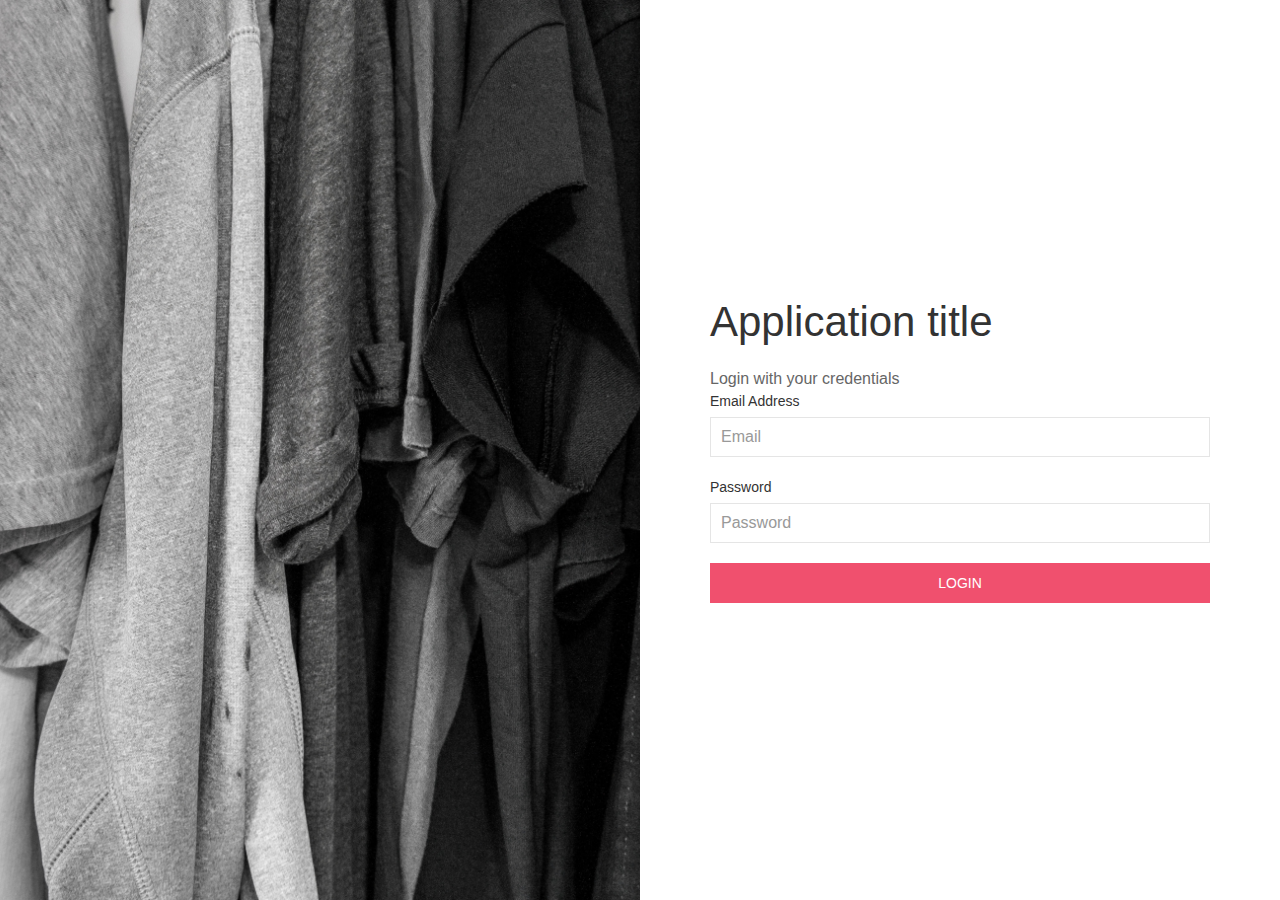
<file: login.html>
<!DOCTYPE html>
<html lang="en">
<head>
    <meta charset="UTF-8">
    <meta name="viewport" content="width=device-width, initial-scale=1.0">
    <title>Project </title>
    <link rel="stylesheet" href="css/uikit.min.css">
    <link rel="stylesheet" href="css/main.css">
</head>
<body>

    <section class="" id="test">
        <div class="uk-grid-collapse uk-child-width-1-2@s uk-flex-middle" uk-grid>
            <div class="uk-background-cover uk-visible@m" style="background-image: url('img/login.jpg');" uk-height-viewport></div>
            <div class="uk-padding-large">
                <h1>Application title</h1>
                <p>Login with your credentials</p>

                <form class="uk-form-stacked">
                    <div class="uk-margin">
                        <label class="uk-form-label" for="form-stacked-text">Email Address</label>
                        <div class="uk-form-controls">
                            <input class="uk-input" id="form-stacked-text" type="email" placeholder="Email">
                        </div>
                    </div>

                    <div class="uk-margin">
                        <label class="uk-form-label" for="form-stacked-text">Password</label>
                        <div class="uk-form-controls">
                            <input class="uk-input" id="form-stacked-text" type="password" placeholder="Password">
                        </div>
                    </div>                              
                    <a type="button" class="uk-button uk-button-danger uk-width-1-1" href="index.html">Login</a>
                </form>
            </div>
        </div>
    </section>
    
    
    <script src="js/uikit.min.js"></script>
    <script src="js/uikit-icons.min.js"></script>
</body>
</html>
</file>
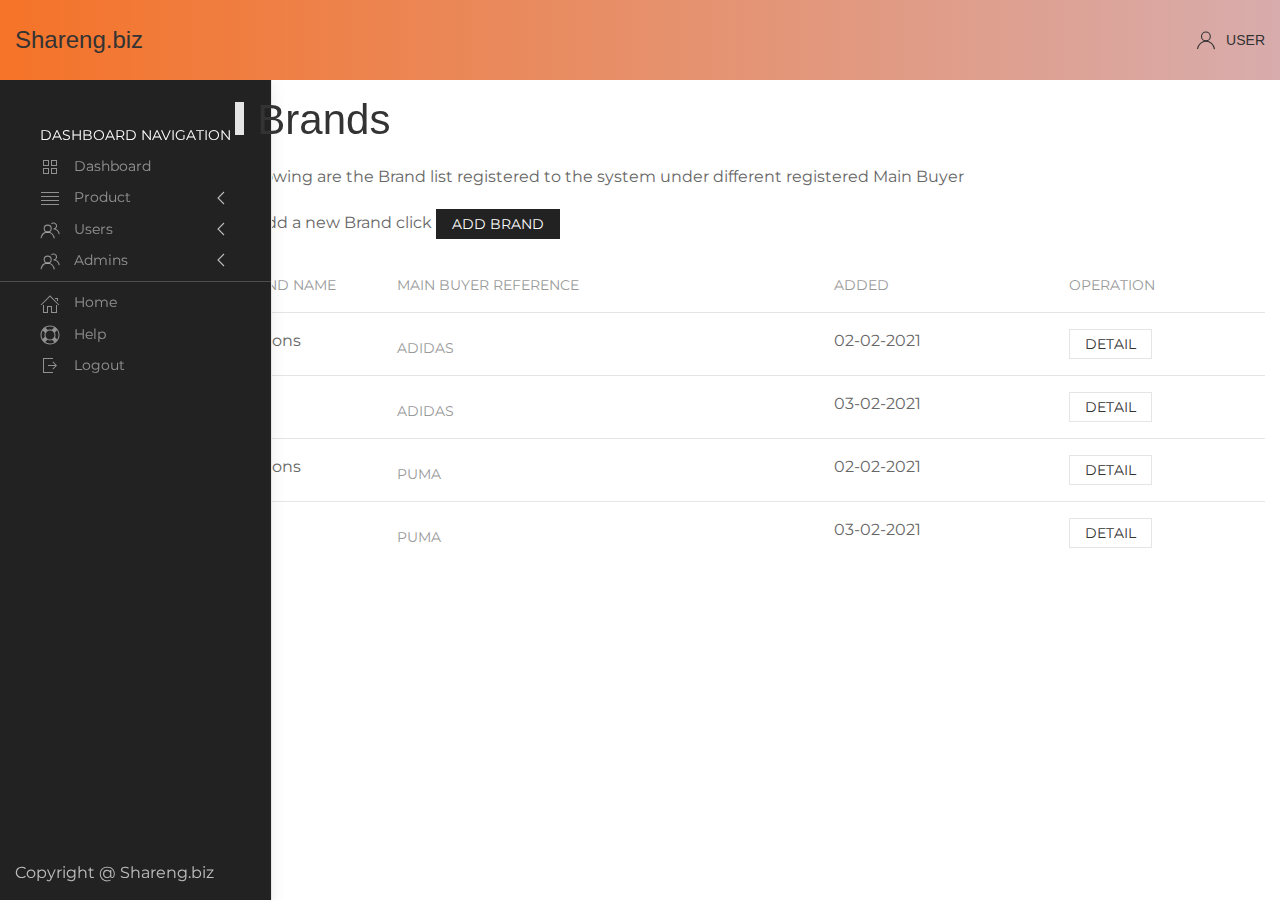
<file: userDashboard/brands.html>
<!DOCTYPE html>
<html>
<head>
    <meta charset="utf-8" />
    <meta http-equiv="X-UA-Compatible" content="IE=edge">    
    <meta name="viewport" content="width=device-width, initial-scale=1">    
    <title>Astral Corvus</title>
    <link rel="stylesheet" href="../css/uikit.min.css">
    <link rel="stylesheet" href="../css/styles.css">
    <link href="https://fonts.googleapis.com/css2?family=Dancing+Script:wght@400;500;600;700&family=Montserrat:wght@300;400;500;600;700;800;900&display=swap" rel="stylesheet"> 
    
</head>
<body>    
    <!-- Home Page Section -->
    <section class="main-section">
        <div class="admin-section-top">
            <div>
                <div class="uk-section-secondary uk-preserve-color">
                    <div uk-sticky>
                        <nav class="uk-navbar-container uk-nav-color-orange" uk-navbar="mode: click;">
                            <div class="uk-navbar-left">
                                <a class="uk-navbar-item uk-logo logo-size uk-text-emphasis" href="../dashboard.html">Shareng.biz</a>    
                            </div>
                            <div class="uk-navbar-right">
                                <ul class="uk-navbar-nav uk-iconnav">
                                    <li>
                                        <a class="active uk-text-emphasis" uk-toggle><span class="uk-margin-small-right" uk-icon="icon: user"></span> User </a>
                                        <div class="uk-navbar-dropdown">
                                            <ul class="uk-nav uk-navbar-dropdown-nav uk-text-right">
                                                <li class="uk-active"><a href="#"><span class="uk-margin-small-right" uk-icon="icon: file-text"></span> Profile</a></li>
                                                <li><a href="#"><span class="uk-margin-small-right" uk-icon="icon: sign-out"></span> Logout</a></li>
                                            </ul>
                                        </div>
                                    </li>                              
                                </ul>
                            </div>
                        </nav>
                    </div>
                </div>

            </div>
        </div>        
    </section>

    <div uk-grid>
        <div class="uk-width-1-6@s">
            <div class="uk-card uk-card-secondary uk-card-body shareng-sidebar-left">                
                <ul class="uk-nav-default uk-nav-parent-icon" uk-nav>
                    <li class="uk-nav-header">Dashboard Navigation</li>
                    <li><a href="../dashboard.html"><span class="uk-margin-small-right" uk-icon="icon: thumbnails"></span> Dashboard</a></li>
                    <li class="uk-parent">
                        <a href="#"><span class="uk-margin-small-right" uk-icon="icon: table"></span> Product</a>
                        <ul class="uk-nav-sub">
                            <li><a href="../userDashboard/buyer_main.html">Main Buyer</a></li>
                            <li><a href="../userDashboard/brands.html">Brand</a></li>
                            <li><a href="../userDashboard/products.html">Products</a></li>
                        </ul>
                    </li>
                    <li class="uk-parent">
                        <a href="#"><span class="uk-margin-small-right" uk-icon="icon: users"></span> Users</a>
                        <ul class="uk-nav-sub">
                            <li><a href="../userDashboard/buyer_main.html">Main Buyer</a></li>
                            <li><a href="../userDashboard/buyer_local.html">Users</a></li>                            
                        </ul>
                    </li>            
                    <li class="uk-parent">
                        <a href="#"><span class="uk-margin-small-right" uk-icon="icon: users"></span> Admins</a>
                        <ul class="uk-nav-sub">
                            <li><a href="../dashboard/roles.html">Roles</a></li>
                            <li><a href="../dashboard/admin.html">Admins</a></li>                            
                        </ul>
                    </li>            
                    <li class="uk-nav-divider"></li>
                    <li><a href="../index.html"><span class="uk-margin-small-right" uk-icon="icon: home"></span> Home</a></li>
                    <li><a href="../help.html"><span class="uk-margin-small-right" uk-icon="icon: lifesaver"></span> Help</a></li>                    
                    <li><a href="../index.html"><span class="uk-margin-small-right" uk-icon="icon: sign-out"></span> Logout</a></li>
                </ul>
                <div class="uk-position-bottom uk-padding-small">                    
                    Copyright @ Shareng.biz
                </div>
            </div>
        </div>
        
    
        <div class="uk-width-expand@s">
            <div class="uk-margin uk-padding-small">
                <h1 class="uk-heading-bullet">Brands</h1>
                <p>Following are the Brand list registered to the system under different registered Main Buyer</p>
                <p>To add a new Brand click <a class="uk-button uk-button-secondary uk-button-small" href="#modal-sections" uk-toggle>Add Brand</a></p>
                <div>
                    <table class="uk-table uk-table-justify uk-table-divider">
                        <thead>
                            <tr>
                                <th class="uk-width-small">Brand Name</th>
                                <th>Main Buyer Reference</th>
                                <th>Added</th>
                                <th>Operation</th>
                            </tr>
                        </thead>
                        <tbody>
                            <tr>
                                <td>Buttons</td>
                                <th>adidas</th>
                                <td>02-02-2021</td>
                                <td><button class="uk-button uk-button-default uk-button-small" type="button">Detail</button></td>
                            </tr>
                            <tr>
                                <td>Tags</td>
                                <th>adidas</th>
                                <td>03-02-2021</td>
                                <td><button class="uk-button uk-button-default uk-button-small" type="button">Detail</button></td>
                            </tr>
                            <tr>
                                <td>Buttons</td>
                                <th>puma</th>
                                <td>02-02-2021</td>
                                <td><button class="uk-button uk-button-default uk-button-small" type="button">Detail</button></td>
                            </tr>
                            <tr>
                                <td>Tags</td>
                                <th>puma</th>
                                <td>03-02-2021</td>
                                <td><button class="uk-button uk-button-default uk-button-small" type="button">Detail</button></td>
                            </tr>
                        </tbody>
                    </table>
                </div>                   
                

                <div id="modal-sections" uk-modal>
                    <div class="uk-modal-dialog uk-margin-auto-vertical">
                        <button class="uk-modal-close-default" type="button" uk-close></button>
                        <div class="uk-modal-header">
                            <h2 class="uk-modal-title">Add Brand</h2>
                        </div>
                        <form class="uk-form-stacked">
                            <div class="uk-modal-body">
                                <div class="uk-margin">
                                    <label class="uk-form-label" for="form-stacked-text">Brand Title</label>
                                    <div class="uk-form-controls">
                                        <input class="uk-input" id="form-stacked-text" type="text" placeholder="Add A new Brand Buyer">
                                    </div>
                                </div>

                                <div class="uk-margin">
                                    <label class="uk-form-label" for="form-stacked-select">Select</label>
                                    <div class="uk-form-controls">
                                        <select class="uk-select" id="form-stacked-select">
                                            <option>Adidas</option>
                                            <option>Puma</option>
                                        </select>
                                    </div>
                                </div>
                            </div>
                            <div class="uk-modal-footer uk-text-right">
                                <button class="uk-button uk-button-default uk-modal-close" type="button">Cancel</button>
                                <button class="uk-button uk-button-primary" type="button">Save</button>
                            </div>
                        </form>
                    </div>
                </div>
            </div>
        </div>
    </div>
    <script src="../js/uikit.min.js"></script>
    <script src="../js/uikit-icons.min.js"></script>
</body>
</html>
</file>
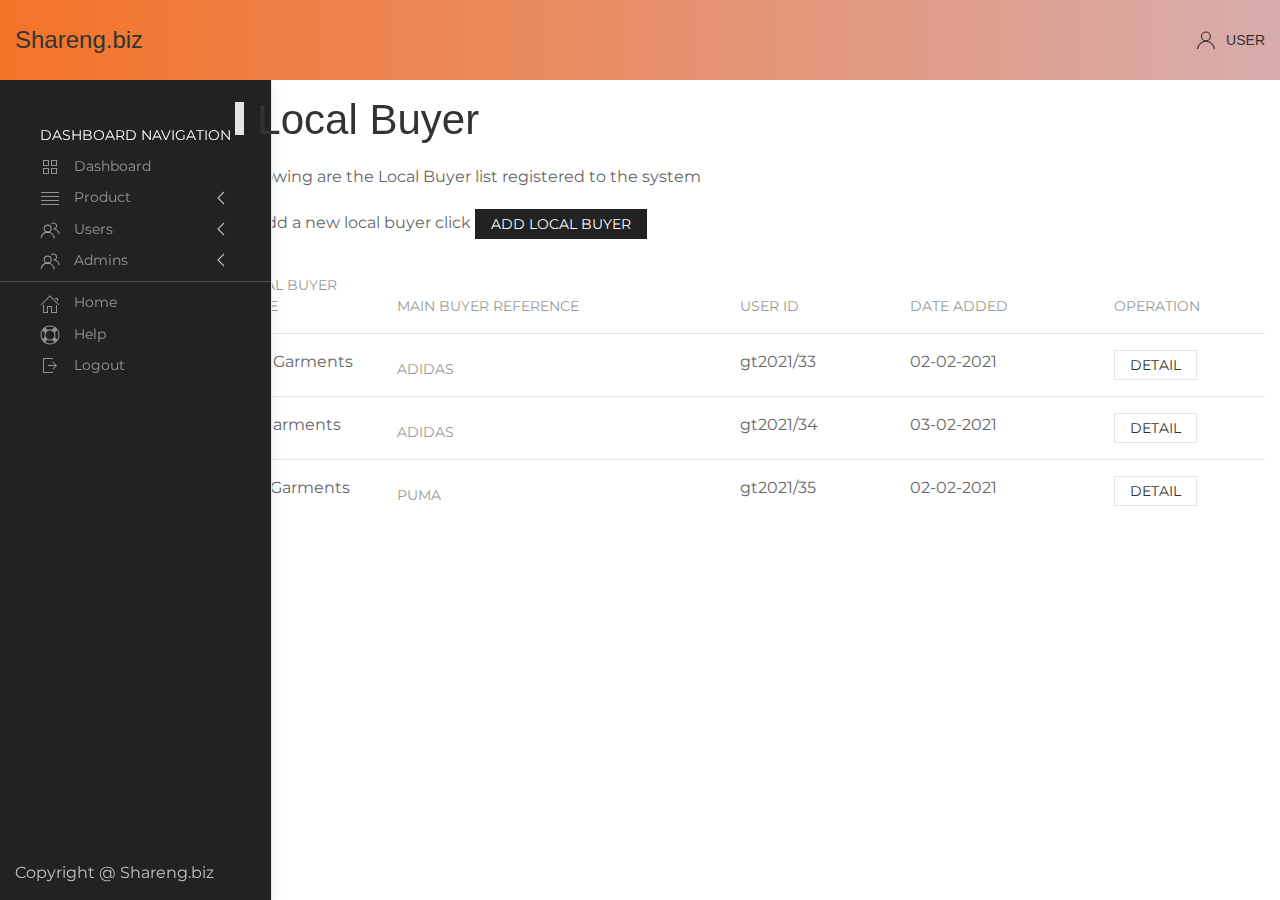
<file: userDashboard/buyer_local.html>
<!DOCTYPE html>
<html>
<head>
    <meta charset="utf-8" />
    <meta http-equiv="X-UA-Compatible" content="IE=edge">    
    <meta name="viewport" content="width=device-width, initial-scale=1">    
    <title>Astral Corvus</title>
    <link rel="stylesheet" href="../css/uikit.min.css">
    <link rel="stylesheet" href="../css/styles.css">
    <link href="https://fonts.googleapis.com/css2?family=Dancing+Script:wght@400;500;600;700&family=Montserrat:wght@300;400;500;600;700;800;900&display=swap" rel="stylesheet"> 
    
</head>
<body>    
    <!-- Home Page Section -->
    <section class="main-section">
        <div class="admin-section-top">
            <div>
                <div class="uk-section-secondary uk-preserve-color">
                    <div uk-sticky>
                        <nav class="uk-navbar-container uk-nav-color-orange" uk-navbar="mode: click;">
                            <div class="uk-navbar-left">
                                <a class="uk-navbar-item uk-logo logo-size uk-text-emphasis" href="../dashboard.html">Shareng.biz</a>    
                            </div>
                            <div class="uk-navbar-right">
                                <ul class="uk-navbar-nav uk-iconnav">
                                    <li>
                                        <a class="active uk-text-emphasis" uk-toggle><span class="uk-margin-small-right" uk-icon="icon: user"></span> User </a>
                                        <div class="uk-navbar-dropdown">
                                            <ul class="uk-nav uk-navbar-dropdown-nav uk-text-right">
                                                <li class="uk-active"><a href="#"><span class="uk-margin-small-right" uk-icon="icon: file-text"></span> Profile</a></li>
                                                <li><a href="#"><span class="uk-margin-small-right" uk-icon="icon: sign-out"></span> Logout</a></li>
                                            </ul>
                                        </div>
                                    </li>                              
                                </ul>
                            </div>
                        </nav>
                    </div>
                </div>

            </div>
        </div>        
    </section>

    <div uk-grid>
        <div class="uk-width-1-6@s">
            <div class="uk-card uk-card-secondary uk-card-body shareng-sidebar-left">                
                <ul class="uk-nav-default uk-nav-parent-icon" uk-nav>
                    <li class="uk-nav-header">Dashboard Navigation</li>
                    <li><a href="../dashboard.html"><span class="uk-margin-small-right" uk-icon="icon: thumbnails"></span> Dashboard</a></li>
                    <li class="uk-parent">
                        <a href="#"><span class="uk-margin-small-right" uk-icon="icon: table"></span> Product</a>
                        <ul class="uk-nav-sub">
                            <li><a href="../userDashboard/buyer_main.html">Main Buyer</a></li>
                            <li><a href="../userDashboard/brands.html">Brand</a></li>
                            <li><a href="../userDashboard/products.html">Products</a></li>
                        </ul>
                    </li>
                    <li class="uk-parent">
                        <a href="#"><span class="uk-margin-small-right" uk-icon="icon: users"></span> Users</a>
                        <ul class="uk-nav-sub">
                            <li><a href="../userDashboard/buyer_main.html">Main Buyer</a></li>
                            <li><a href="../userDashboard/buyer_local.html">Users</a></li>                            
                        </ul>
                    </li>            
                    <li class="uk-parent">
                        <a href="#"><span class="uk-margin-small-right" uk-icon="icon: users"></span> Admins</a>
                        <ul class="uk-nav-sub">
                            <li><a href="../dashboard/roles.html">Roles</a></li>
                            <li><a href="../dashboard/admin.html">Admins</a></li>                            
                        </ul>
                    </li>            
                    <li class="uk-nav-divider"></li>
                    <li><a href="../index.html"><span class="uk-margin-small-right" uk-icon="icon: home"></span> Home</a></li>
                    <li><a href="../help.html"><span class="uk-margin-small-right" uk-icon="icon: lifesaver"></span> Help</a></li>                    
                    <li><a href="../index.html"><span class="uk-margin-small-right" uk-icon="icon: sign-out"></span> Logout</a></li>
                </ul>
                <div class="uk-position-bottom uk-padding-small">                    
                    Copyright @ Shareng.biz
                </div>
            </div>
        </div>
        
    
        <div class="uk-width-expand@s">
            <div class="uk-margin uk-padding-small">
                <h1 class="uk-heading-bullet">Local Buyer</h1>
                <p>Following are the Local Buyer list registered to the system</p>
                <p>To add a new local buyer click <a class="uk-button uk-button-secondary uk-button-small" href="#modal-sections" uk-toggle>Add Local Buyer</a></p>
                <div>
                    <table class="uk-table uk-table-justify uk-table-divider">
                        <thead>
                            <tr>
                                <th class="uk-width-small">Local Buyer Name</th>
                                <th>Main Buyer Reference</th>
                                <th>User id</th>
                                <th>Date added</th>
                                <th>Operation</th>
                            </tr>
                        </thead>
                        <tbody>
                            <tr>
                                <td>ABC Garments</td>
                                <th>adidas</th>
                                <td>gt2021/33</td>
                                <td>02-02-2021</td>
                                <td><button class="uk-button uk-button-default uk-button-small" type="button">Detail</button></td>
                            </tr>
                            <tr>
                                <td>KK Garments</td>
                                <th>adidas</th>
                                <td>gt2021/34</td>
                                <td>03-02-2021</td>
                                <td><button class="uk-button uk-button-default uk-button-small" type="button">Detail</button></td>
                            </tr>
                            <tr>
                                <td>XYZ Garments</td>
                                <th>puma</th>
                                <td>gt2021/35</td>
                                <td>02-02-2021</td>
                                <td><button class="uk-button uk-button-default uk-button-small" type="button">Detail</button></td>
                            </tr>                            
                        </tbody>
                    </table>
                </div>                   
                

                <div id="modal-sections" class="uk-modal-container" uk-modal>
                    <div class="uk-modal-dialog uk-margin-auto-vertical">
                        <button class="uk-modal-close-default" type="button" uk-close></button>
                        <div class="uk-modal-header">
                            <h2 class="uk-modal-title">Add Local Buyer</h2>
                        </div>
                        <form class="uk-form-stacked">
                            <div class="uk-modal-body">
                                <div class="uk-grid-divider uk-child-width-expand@s" uk-grid>
                                    <div>
                                        <p>User Registration</p>
                                        <div class="uk-margin">
                                            <label class="uk-form-label" for="form-stacked-select">Select</label>
                                            <div class="uk-form-controls">
                                                <select class="uk-select" id="form-stacked-select">
                                                    <option>Adidas</option>
                                                    <option>Puma</option>
                                                </select>
                                            </div>
                                        </div>
                                        <div class="uk-margin">
                                            <label class="uk-form-label" for="form-stacked-text">Local Buyer Title</label>
                                            <div class="uk-form-controls">
                                                <input class="uk-input" id="form-stacked-text" type="text" placeholder="Add A new Local Buyer">
                                            </div>
                                        </div>    
                                        <div class="uk-margin">
                                            <label class="uk-form-label" for="form-stacked-text">Email</label>
                                            <div class="uk-form-controls">
                                                <input class="uk-input" id="form-stacked-text" type="email" placeholder="Email">
                                            </div>
                                        </div>    
                                        <div class="uk-margin">
                                            <label class="uk-form-label" for="form-stacked-text">Password</label>
                                            <div class="uk-form-controls">
                                                <input class="uk-input" id="form-stacked-text" type="password" placeholder="Password">
                                            </div>
                                        </div>    
                                        <div class="uk-margin">
                                            <label class="uk-form-label" for="form-stacked-text">Confirm Password</label>
                                            <div class="uk-form-controls">
                                                <input class="uk-input" id="form-stacked-text" type="password" placeholder="Confirm Password">
                                            </div>
                                        </div>  
                                    </div>  
                                    <div>
                                        <p>user Information</p>
                                        <div class="uk-margin">
                                            <label class="uk-form-label" for="form-stacked-text">Invoice Address</label>
                                            <div class="uk-form-controls">
                                                <input class="uk-input" id="form-stacked-text" type="text" placeholder="Invoice Address">
                                            </div>
                                        </div>    
                                        <div class="uk-margin">
                                            <label class="uk-form-label" for="form-stacked-text">Company Details</label>
                                            <div class="uk-form-controls">
                                                <textarea class="uk-textarea" rows="5" placeholder="Company Details"></textarea>
                                            </div>
                                        </div>                                         
                                    </div>  
                                </div>
                                                                                            
                            </div>
                            <div class="uk-modal-footer uk-text-right">
                                <button class="uk-button uk-button-default uk-modal-close" type="button">Cancel</button>
                                <button class="uk-button uk-button-primary" type="button">Save</button>
                            </div>
                        </form>
                    </div>
                </div>
            </div>
        </div>
    </div>
    <script src="../js/uikit.min.js"></script>
    <script src="../js/uikit-icons.min.js"></script>
</body>
</html>
</file>
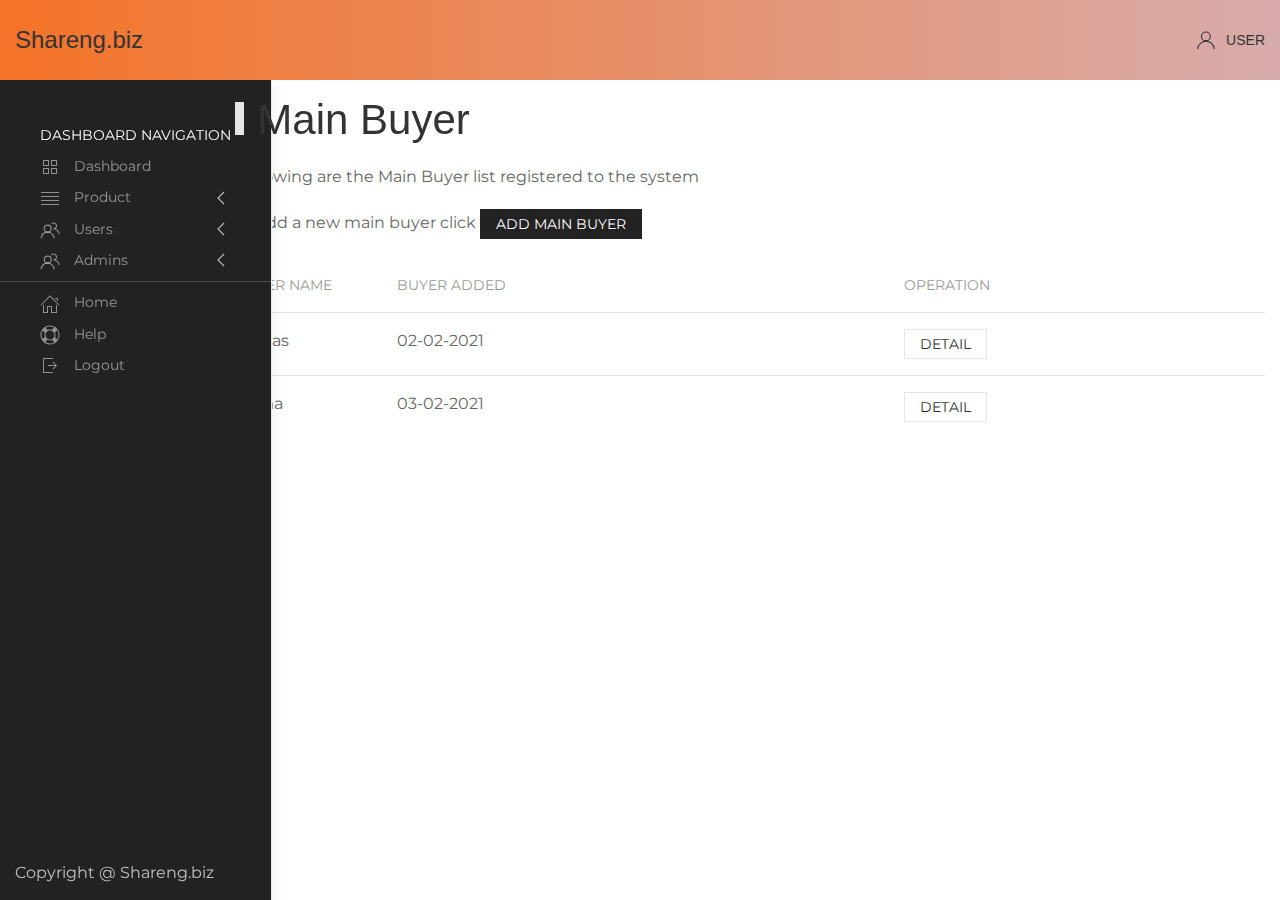
<file: userDashboard/buyer_main.html>
<!DOCTYPE html>
<html>
<head>
    <meta charset="utf-8" />
    <meta http-equiv="X-UA-Compatible" content="IE=edge">    
    <meta name="viewport" content="width=device-width, initial-scale=1">    
    <title>Astral Corvus</title>
    <link rel="stylesheet" href="../css/uikit.min.css">
    <link rel="stylesheet" href="../css/styles.css">
    <link href="https://fonts.googleapis.com/css2?family=Dancing+Script:wght@400;500;600;700&family=Montserrat:wght@300;400;500;600;700;800;900&display=swap" rel="stylesheet"> 
    
</head>
<body>    
    <!-- Home Page Section -->
    <section class="main-section">
        <div class="admin-section-top">
            <div>
                <div class="uk-section-secondary uk-preserve-color">
                    <div uk-sticky>
                        <nav class="uk-navbar-container uk-nav-color-orange" uk-navbar="mode: click;">
                            <div class="uk-navbar-left">
                                <a class="uk-navbar-item uk-logo logo-size uk-text-emphasis" href="../dashboard.html">Shareng.biz</a>    
                            </div>
                            <div class="uk-navbar-right">
                                <ul class="uk-navbar-nav uk-iconnav">
                                    <li>
                                        <a class="active uk-text-emphasis" uk-toggle><span class="uk-margin-small-right" uk-icon="icon: user"></span> User </a>
                                        <div class="uk-navbar-dropdown">
                                            <ul class="uk-nav uk-navbar-dropdown-nav uk-text-right">
                                                <li class="uk-active"><a href="#"><span class="uk-margin-small-right" uk-icon="icon: file-text"></span> Profile</a></li>
                                                <li><a href="#"><span class="uk-margin-small-right" uk-icon="icon: sign-out"></span> Logout</a></li>
                                            </ul>
                                        </div>
                                    </li>                              
                                </ul>
                            </div>
                        </nav>
                    </div>
                </div>

            </div>
        </div>        
    </section>

    <div uk-grid>
        <div class="uk-width-1-6@s">
            <div class="uk-card uk-card-secondary uk-card-body shareng-sidebar-left">                
                <ul class="uk-nav-default uk-nav-parent-icon" uk-nav>
                    <li class="uk-nav-header">Dashboard Navigation</li>
                    <li><a href="../dashboard.html"><span class="uk-margin-small-right" uk-icon="icon: thumbnails"></span> Dashboard</a></li>
                    <li class="uk-parent">
                        <a href="#"><span class="uk-margin-small-right" uk-icon="icon: table"></span> Product</a>
                        <ul class="uk-nav-sub">
                            <li><a href="../userDashboard/buyer_main.html">Main Buyer</a></li>
                            <li><a href="../userDashboard/brands.html">Brand</a></li>
                            <li><a href="../userDashboard/products.html">Products</a></li>
                        </ul>
                    </li>
                    <li class="uk-parent">
                        <a href="#"><span class="uk-margin-small-right" uk-icon="icon: users"></span> Users</a>
                        <ul class="uk-nav-sub">
                            <li><a href="../userDashboard/buyer_main.html">Main Buyer</a></li>
                            <li><a href="../userDashboard/buyer_local.html">Users</a></li>                            
                        </ul>
                    </li>            
                    <li class="uk-parent">
                        <a href="#"><span class="uk-margin-small-right" uk-icon="icon: users"></span> Admins</a>
                        <ul class="uk-nav-sub">
                            <li><a href="../dashboard/roles.html">Roles</a></li>
                            <li><a href="../dashboard/admin.html">Admins</a></li>                            
                        </ul>
                    </li>            
                    <li class="uk-nav-divider"></li>
                    <li><a href="../index.html"><span class="uk-margin-small-right" uk-icon="icon: home"></span> Home</a></li>
                    <li><a href="../help.html"><span class="uk-margin-small-right" uk-icon="icon: lifesaver"></span> Help</a></li>                    
                    <li><a href="../index.html"><span class="uk-margin-small-right" uk-icon="icon: sign-out"></span> Logout</a></li>
                </ul>
                <div class="uk-position-bottom uk-padding-small">                    
                    Copyright @ Shareng.biz
                </div>
            </div>
        </div>
        
    
        <div class="uk-width-expand@s">
            <div class="uk-margin uk-padding-small">
                <h1 class="uk-heading-bullet">Main Buyer</h1>
                <p>Following are the Main Buyer list registered to the system</p>
                <p>To add a new main buyer click <a class="uk-button uk-button-secondary uk-button-small" href="#modal-sections" uk-toggle>Add Main Buyer</a></p>
                <div>
                    <table class="uk-table uk-table-justify uk-table-divider">
                        <thead>
                            <tr>
                                <th class="uk-width-small">Buyer Name</th>
                                <th>Buyer Added</th>
                                <th>Operation</th>
                            </tr>
                        </thead>
                        <tbody>
                            <tr>
                                <td>Adidas</td>
                                <td>02-02-2021</td>
                                <td><button class="uk-button uk-button-default uk-button-small" type="button">Detail</button></td>
                            </tr>
                            <tr>
                                <td>Puma</td>
                                <td>03-02-2021</td>
                                <td><button class="uk-button uk-button-default uk-button-small" type="button">Detail</button></td>
                            </tr>
                        </tbody>
                    </table>
                </div>                   
                

                <div id="modal-sections" uk-modal>
                    <div class="uk-modal-dialog uk-margin-auto-vertical">
                        <button class="uk-modal-close-default" type="button" uk-close></button>
                        <div class="uk-modal-header">
                            <h2 class="uk-modal-title">Add Main Buyer</h2>
                        </div>
                        <form class="uk-form-stacked">
                            <div class="uk-modal-body">
                                <div class="uk-margin">
                                    <label class="uk-form-label" for="form-stacked-text">Main Buyer Title</label>
                                    <div class="uk-form-controls">
                                        <input class="uk-input" id="form-stacked-text" type="text" placeholder="Add A new Main Buyer">
                                    </div>
                                </div>
                            </div>
                            <div class="uk-modal-footer uk-text-right">
                                <button class="uk-button uk-button-default uk-modal-close" type="button">Cancel</button>
                                <button class="uk-button uk-button-primary" type="button">Save</button>
                            </div>
                        </form>
                    </div>
                </div>
            </div>
        </div>
    </div>
    <script src="../js/uikit.min.js"></script>
    <script src="../js/uikit-icons.min.js"></script>
</body>
</html>
</file>
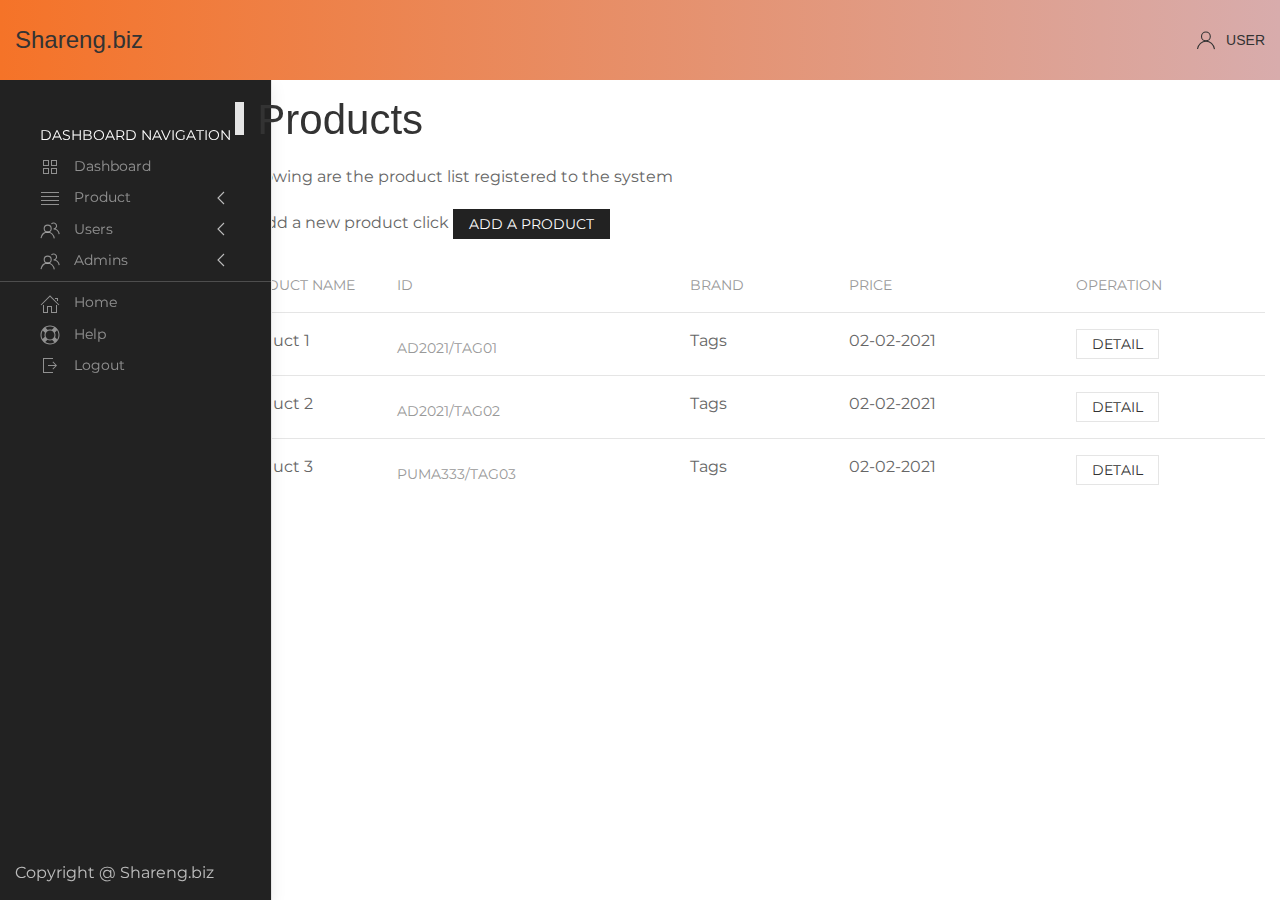
<file: userDashboard/products.html>
<!DOCTYPE html>
<html>
<head>
    <meta charset="utf-8" />
    <meta http-equiv="X-UA-Compatible" content="IE=edge">    
    <meta name="viewport" content="width=device-width, initial-scale=1">    
    <title>Astral Corvus</title>
    <link rel="stylesheet" href="../css/uikit.min.css">
    <link rel="stylesheet" href="../css/styles.css">
    <link href="https://fonts.googleapis.com/css2?family=Dancing+Script:wght@400;500;600;700&family=Montserrat:wght@300;400;500;600;700;800;900&display=swap" rel="stylesheet"> 
    
</head>
<body>    
    <!-- Home Page Section -->
    <section class="main-section">
        <div class="admin-section-top">
            <div>
                <div class="uk-section-secondary uk-preserve-color">
                    <div uk-sticky>
                        <nav class="uk-navbar-container uk-nav-color-orange" uk-navbar="mode: click;">
                            <div class="uk-navbar-left">
                                <a class="uk-navbar-item uk-logo logo-size uk-text-emphasis" href="../dashboard.html">Shareng.biz</a>    
                            </div>
                            <div class="uk-navbar-right">
                                <ul class="uk-navbar-nav uk-iconnav">
                                    <li>
                                        <a class="active uk-text-emphasis" uk-toggle><span class="uk-margin-small-right" uk-icon="icon: user"></span> User </a>
                                        <div class="uk-navbar-dropdown">
                                            <ul class="uk-nav uk-navbar-dropdown-nav uk-text-right">
                                                <li class="uk-active"><a href="#"><span class="uk-margin-small-right" uk-icon="icon: file-text"></span> Profile</a></li>
                                                <li><a href="#"><span class="uk-margin-small-right" uk-icon="icon: sign-out"></span> Logout</a></li>
                                            </ul>
                                        </div>
                                    </li>                              
                                </ul>
                            </div>
                        </nav>
                    </div>
                </div>

            </div>
        </div>        
    </section>

    <div uk-grid>
        <div class="uk-width-1-6@s">
            <div class="uk-card uk-card-secondary uk-card-body shareng-sidebar-left">                
                <ul class="uk-nav-default uk-nav-parent-icon" uk-nav>
                    <li class="uk-nav-header">Dashboard Navigation</li>
                    <li><a href="../dashboard.html"><span class="uk-margin-small-right" uk-icon="icon: thumbnails"></span> Dashboard</a></li>
                    <li class="uk-parent">
                        <a href="#"><span class="uk-margin-small-right" uk-icon="icon: table"></span> Product</a>
                        <ul class="uk-nav-sub">
                            <li><a href="../userDashboard/buyer_main.html">Main Buyer</a></li>
                            <li><a href="../userDashboard/brands.html">Brand</a></li>
                            <li><a href="../userDashboard/products.html">Products</a></li>
                        </ul>
                    </li>
                    <li class="uk-parent">
                        <a href="#"><span class="uk-margin-small-right" uk-icon="icon: users"></span> Users</a>
                        <ul class="uk-nav-sub">
                            <li><a href="../userDashboard/buyer_main.html">Main Buyer</a></li>
                            <li><a href="../userDashboard/buyer_local.html">Users</a></li>                            
                        </ul>
                    </li>            
                    <li class="uk-parent">
                        <a href="#"><span class="uk-margin-small-right" uk-icon="icon: users"></span> Admins</a>
                        <ul class="uk-nav-sub">
                            <li><a href="../dashboard/roles.html">Roles</a></li>
                            <li><a href="../dashboard/admin.html">Admins</a></li>                            
                        </ul>
                    </li>            
                    <li class="uk-nav-divider"></li>
                    <li><a href="../index.html"><span class="uk-margin-small-right" uk-icon="icon: home"></span> Home</a></li>
                    <li><a href="../help.html"><span class="uk-margin-small-right" uk-icon="icon: lifesaver"></span> Help</a></li>                    
                    <li><a href="../index.html"><span class="uk-margin-small-right" uk-icon="icon: sign-out"></span> Logout</a></li>
                </ul>
                <div class="uk-position-bottom uk-padding-small">                    
                    Copyright @ Shareng.biz
                </div>
            </div>
        </div>
        
    
        <div class="uk-width-expand@s">
            <div class="uk-margin uk-padding-small">
                <h1 class="uk-heading-bullet">Products</h1>
                <p>Following are the product list registered to the system</p>
                <p>To add a new product click <a class="uk-button uk-button-secondary uk-button-small" href="#modal-sections" uk-toggle>Add a product</a></p>
                <div>
                    <table class="uk-table uk-table-justify uk-table-divider">
                        <thead>
                            <tr>
                                <th class="uk-width-small">Product Name</th>
                                <th>Id</th>
                                <th>Brand</th>
                                <th>Price</th>
                                <th>Operation</th>
                            </tr>
                        </thead>
                        <tbody>
                            <tr>
                                <td>Product 1</td>
                                <th>ad2021/tag01</th>
                                <td>Tags</td>
                                <td>02-02-2021</td>
                                <td><button class="uk-button uk-button-default uk-button-small" type="button">Detail</button></td>
                            </tr>
                            <tr>
                                <td>Product 2</td>
                                <th>ad2021/tag02</th>
                                <td>Tags</td>
                                <td>02-02-2021</td>
                                <td><button class="uk-button uk-button-default uk-button-small" type="button">Detail</button></td>
                            </tr>
                            <tr>
                                <td>Product 3</td>
                                <th>puma333/tag03</th>
                                <td>Tags</td>
                                <td>02-02-2021</td>
                                <td><button class="uk-button uk-button-default uk-button-small" type="button">Detail</button></td>
                            </tr>                           
                        </tbody>
                    </table>
                </div>                   
                

                <div id="modal-sections" class="uk-modal-container" uk-modal>
                    <div class="uk-modal-dialog uk-margin-auto-vertical">
                        <button class="uk-modal-close-default" type="button" uk-close></button>
                        <div class="uk-modal-header">
                            <h2 class="uk-modal-title">Add a new Product</h2>
                        </div>
                        <form class="uk-form-stacked">
                            <div class="uk-modal-body">
                                <div class="uk-grid-divider uk-child-width-expand@s" uk-grid>
                                    <div>
                                        <p>Product Information</p>
                                        <div class="uk-margin">
                                            <label class="uk-form-label" for="form-stacked-select">Select Main Buyer</label>
                                            <div class="uk-form-controls">
                                                <select class="uk-select" id="form-stacked-select">
                                                    <option>Adidas</option>
                                                    <option>Puma</option>
                                                </select>
                                            </div>
                                        </div>
                                        <div class="uk-margin">
                                            <label class="uk-form-label" for="form-stacked-select">Select Brand</label>
                                            <div class="uk-form-controls">
                                                <select class="uk-select" id="form-stacked-select">
                                                    <option>Tags</option>
                                                    <option>Buttons</option>
                                                </select>
                                            </div>
                                        </div>
                                        <div class="uk-margin">
                                            <label class="uk-form-label" for="form-stacked-text">Product Title</label>
                                            <div class="uk-form-controls">
                                                <input class="uk-input" id="form-stacked-text" type="text" placeholder="Product Title">
                                            </div>
                                        </div>    
                                        <div class="uk-margin">
                                            <label class="uk-form-label" for="form-stacked-text">Price</label>
                                            <div class="uk-form-controls">
                                                <input class="uk-input" id="form-stacked-text" type="text" placeholder="Price">
                                            </div>
                                        </div>    
                                        <div class="uk-margin">
                                            <label class="uk-form-label" for="form-stacked-text">Product Image</label>
                                            <div class="uk-form-controls" uk-form-custom="target: true">
                                                <input type="file">
                                                <input class="uk-input" type="text" placeholder="Product Image" disabled>
                                            </div>
                                        </div>
                                    </div>  
                                    <div>
                                        <p>Product Information</p>
                                        <div class="uk-margin">
                                            <label class="uk-form-label" for="form-stacked-text">Customer</label>
                                            <div class="uk-form-controls">
                                                <input class="uk-input" id="form-stacked-text" type="text" placeholder="Customer">
                                            </div>
                                        </div>    
                                        <div class="uk-margin">
                                            <label class="uk-form-label" for="form-stacked-text">Product Details</label>
                                            <div class="uk-form-controls">
                                                <textarea class="uk-textarea" rows="5" placeholder="product Details"></textarea>
                                            </div>
                                        </div>                                         
                                    </div>  
                                </div>
                                                                                            
                            </div>
                            <div class="uk-modal-footer uk-text-right">
                                <button class="uk-button uk-button-default uk-modal-close" type="button">Cancel</button>
                                <button class="uk-button uk-button-primary" type="button">Save</button>
                            </div>
                        </form>
                    </div>
                </div>
            </div>
        </div>
    </div>
    <script src="../js/uikit.min.js"></script>
    <script src="../js/uikit-icons.min.js"></script>
</body>
</html>
</file>
<file: css/main.css>
p{
    margin: 0;
}

#loader {
    position: fixed;
    width: 100%;
    height: 100vh;
    z-index: 1;
    overflow: visible;
    background: #fff url('/site/img/preloader.gif') no-repeat center center;
}

.main-section{
    position: relative;
}

.main-section-content{
    /* position: absolute; */
    height: 100vh;
    /* width: 100vw; */
}

.main-content{
    min-height: 768px;
}

/* heights clasess */
.h-100{
    height: 100vh;
}

.h-70{
    height: 70vh;
}

.h-80{
    height: 80vh;
}

.h-inherit{
    height: inherit;
}

.mt-0{
    margin-top:0;
}

.grow { 
    transition: all .2s ease-in-out; 
    padding: 40px;
    margin: 40px;
    border: 1px solid;
    border-radius: 50%;    
}

.shadow-dark{
    -webkit-box-shadow: 5px 5px 30px -20px rgba(0,0,0,0.62);
    -moz-box-shadow: 5px 5px 30px -20px rgba(0,0,0,0.62);
    box-shadow: 5px 5px 30px -20px rgba(0,0,0,0.62);
}

.shadow-light{
    -webkit-box-shadow: 5px 5px 30px -20px rgba(230,230,230,1);
    -moz-box-shadow: 5px 5px 30px -20px rgba(230,230,230,1);
    box-shadow: 5px 5px 30px -20px rgba(230,230,230,1);
}

.grow:hover { 
    transform: scale(1.1); 
}

.uk-overlay-primary-light{
    background: rgba(34, 34, 34, 0.31);
}


/* Background color */
.uk-background-danger {
    background: #EE395B;
}

.uk-background-warning {
    background: #f1d24a;
}

.uk-background-dark-blue {
    background: #202f46;
}

.uk-button-warning:hover, .uk-button-warning:focus {
    background-color: rgb(238, 211, 57);
    color:#000;
}

.uk-button-warning {
    background-color: #f1d24a;
    color: #000;
    border: 1px solid transparent;
}

.zeros-head{
    /* font-family: 'Dancing Script', cursive; */
    margin-bottom: 5px;
    font-size: 2.7rem;
    color:#000 !important;
}

.zeros-sub-head{
    font-family: 'Montserrat', sans-serif;
    font-size: 2.3rem;
    color:#5a3a68;
}

.logo-size{
    width: 128px;
}

.copy {
    font-size: 1rem;
    color: #e8a37a;
}

.queries {
    font-size: 2rem;    
    color: #fff !important;
}

.uk-text-white{
    color: white !important;
}

/* height response fore device */
@media (max-width: 420px) {
    .uk-height-responsive {
        height: 800px;
    }
}



/* Overriding uikit css */
.uk-navbar-container:not(.uk-navbar-transparent) {
    background: #120529;
  }


  /* map size */
#map {
    height: 100%;
}

.h-1-1{
    height: 100%;
}


/* ADMIN SECTION CSS */

.admin-section-top {
    height: 10vh;
}

.head{
    display: flex;
    flex-direction: column-reverse;
}

.change-password-position {
    position: absolute;
    top: 20%;
    width: 92%;
}
</file>
<file: css/styles.css>
* {
    font-family: 'Montserrat', sans-serif;
}

.astral-title {
    font-family: 'Dancing Script', cursive;
}

.astral-heading {
    font-family: 'Montserrat', sans-serif;
}

.h-side-nav{
    height: calc(100vh - 80px);
}

.shareng-sidebar-left {
    position: fixed;
    top: 80px;
    bottom: 0;
    box-sizing: border-box;
    border-right: 1px #e5e5e5 solid;
    overflow: auto;
}

.uk-nav-color{
    background: linear-gradient(to left, #28a5f5, #1e87f0) !important;
}

.uk-nav-color-orange{
    background: linear-gradient(to left,  #d8acac, #f57328) !important;
}

.h-100{
    height: 100vh;
}

.home-cover{
    height: 70vh;    
}

.h-100-p{
    height: 100%;
}

.uk-overlay-primary-light{
    background: rgba(34, 34, 34, 0.31);
}
.badge-not-picked{
    background: red !important;
}

.badge-development{
    background: rgb(71, 90, 126) !important;
}

.badge-completed{
    background: rgb(69, 138, 100) !important;
}

@media (min-width: 960px) {
    .uk-offcanvas-bar {
      left: -750px;
      width: 750px;
      padding: 40px 40px;
    }
  }
</file>
